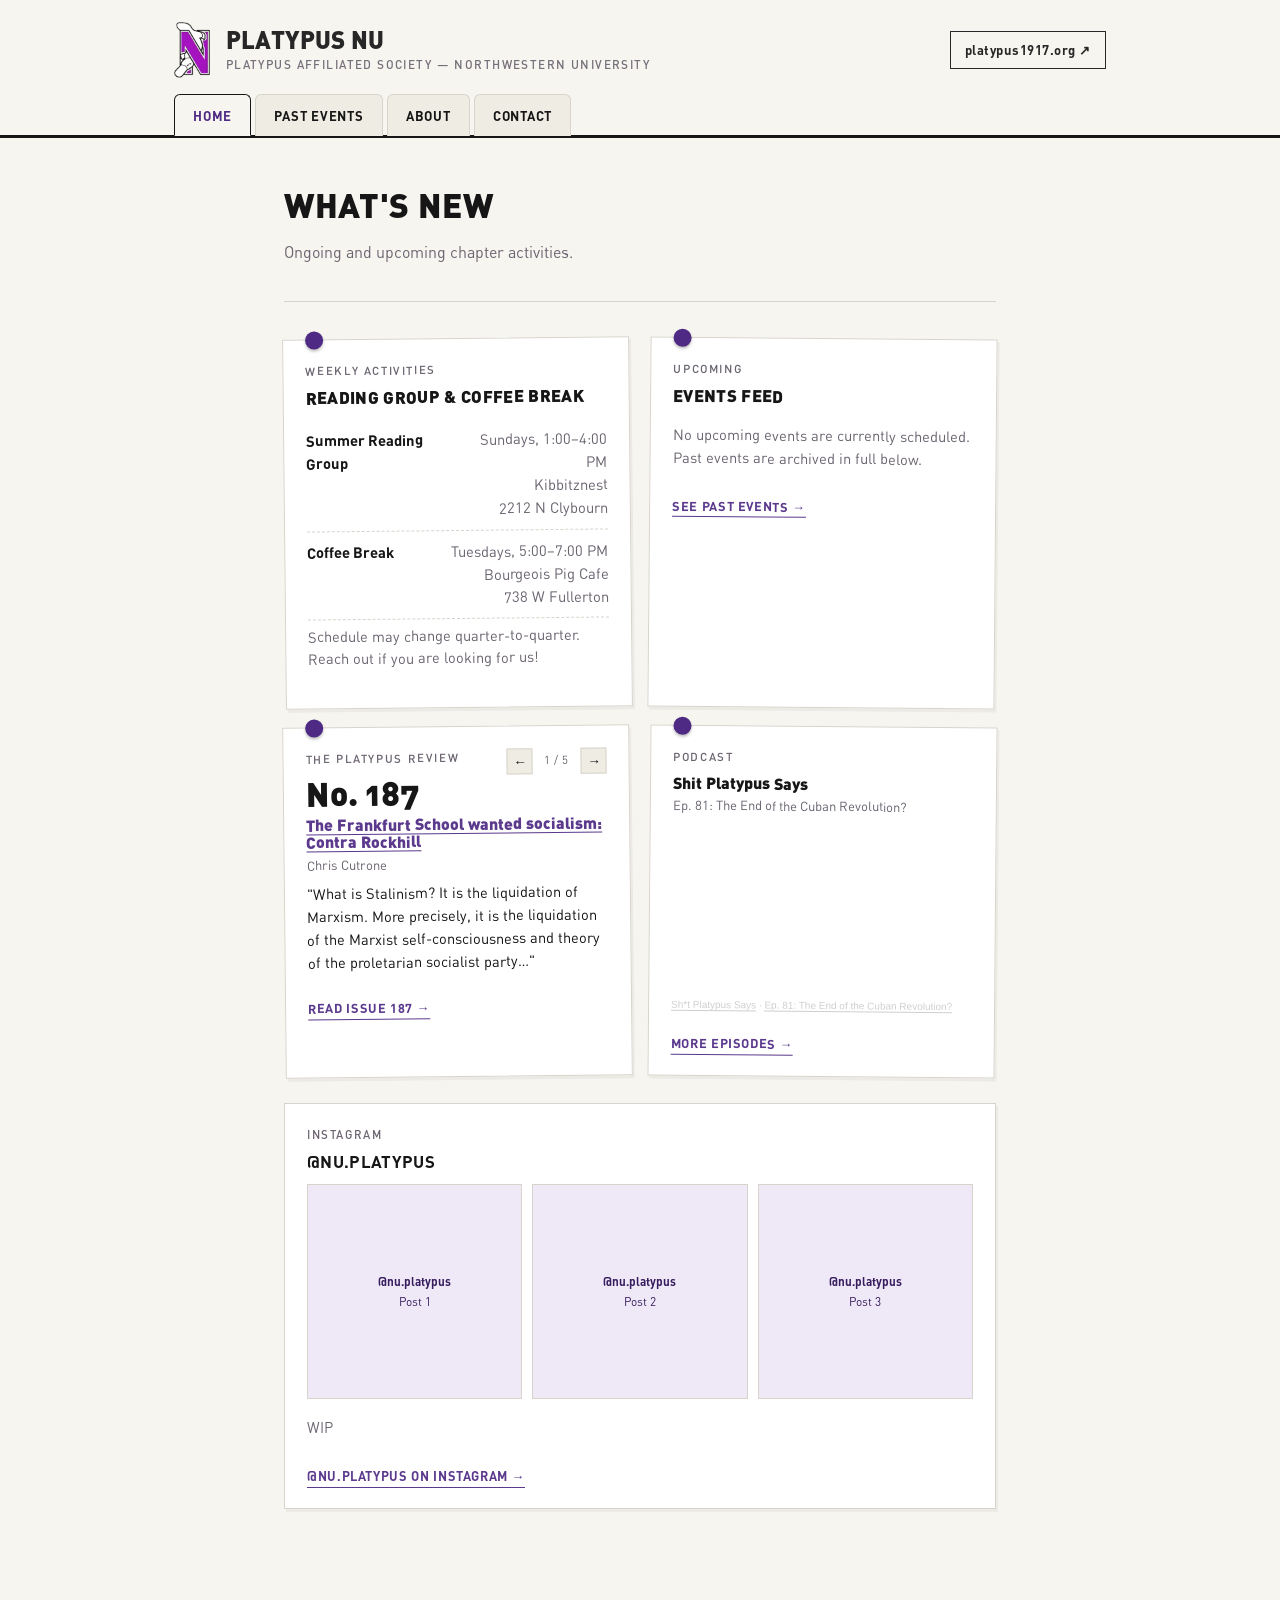
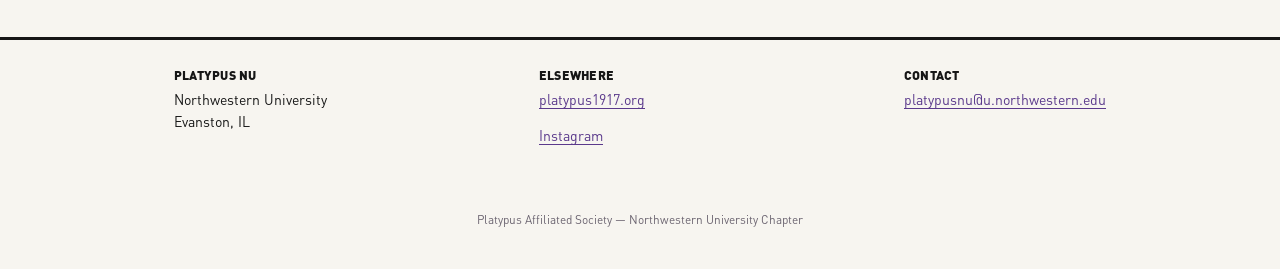
<file: index.html>
<!DOCTYPE html>
<html lang="en">
<head>
<meta charset="UTF-8">
<meta name="viewport" content="width=device-width, initial-scale=1">
<title>Platypus Affiliated Society — Northwestern University</title>
<meta name="description" content="The Northwestern University chapter of the Platypus Affiliated Society. Reading groups, public fora, and the history of the Left.">
<link rel="icon" href="assets/img/favicon.ico">
<link rel="stylesheet" href="assets/style.css">
</head>
<body>
<a class="skip-link" href="#main">Skip to content</a>

<header class="masthead">
  <div class="masthead-top">
    <a class="brand quiet" href="index.html">
      <img src="assets/img/PlatypusNU-Logo-Transparent-High-Res.png" alt="Platypus Affiliated Society Northwestern logo">
      <span class="brand-text">
        <span class="title">PLATYPUS NU</span>
        <span class="subtitle">Platypus Affiliated Society — Northwestern University</span>
      </span>
    </a>
    <a class="main-link" href="https://platypus1917.org" target="_blank" rel="noopener">platypus1917.org &nearr;</a>
  </div>
  <nav class="tabs" aria-label="Site sections">
    <a class="current" href="index.html">Home</a>
    <a href="events.html">Past Events</a>
    <a href="about.html">About</a>
    <a href="contact.html">Contact</a>
  </nav>
</header>

<main id="main">

  <div class="page-head">
    <h1>What's New</h1>
    <p class="dek">Ongoing and upcoming chapter activities.</p>
  </div>

  <div class="board">

    <div class="card tilt-l">
      <span class="pin" aria-hidden="true"></span>
      <p class="eyebrow">Weekly Activities</p>
      <h2>Reading Group &amp; Coffee Break</h2>
      <div class="sched-row">
        <span class="what">Summer Reading Group</span>
        <span class="when">Sundays, 1:00–4:00 PM<br>Kibbitznest<br>2212 N Clybourn</span>
      </div>
      <div class="sched-row">
        <span class="what">Coffee Break</span>
        <span class="when">Tuesdays, 5:00–7:00 PM<br>Bourgeois Pig Cafe<br>738 W Fullerton</span>
      </div>
      <p class="empty-note">Schedule may change quarter-to-quarter. Reach out if you are looking for us!</p>
    </div>

    <div class="card tilt-r">
      <span class="pin" aria-hidden="true"></span>
      <p class="eyebrow">Upcoming</p>
      <h2>Events Feed</h2>
      <p class="empty-note">No upcoming events are currently scheduled. Past events are archived in full below.</p>
      <a class="read-more" href="events.html">See past events &rarr;</a>
    </div>

    <div class="card pub-card tilt-l" id="review-card">
      <span class="pin" aria-hidden="true"></span>
      <div class="pub-card-head">
        <p class="eyebrow">The Platypus Review</p>
        <div class="pub-nav">
          <button type="button" id="review-prev" aria-label="Previous article">&larr;</button>
          <span id="review-counter" class="pub-counter">1 / 5</span>
          <button type="button" id="review-next" aria-label="Next article">&rarr;</button>
        </div>
      </div>
      <div class="pub-issue-num">No. 187</div>
      <div id="review-slide">
        <!-- filled by JS -->
      </div>
      <a class="read-more" href="https://platypus1917.org/platypus-review/" target="_blank" rel="noopener">Read Issue 187 &rarr;</a>
    </div>

    <div class="card pub-card tilt-r">
      <span class="pin" aria-hidden="true"></span>
      <p class="eyebrow">Podcast</p>
      <h3>Shit Platypus Says</h3>
      <p class="byline">Ep. 81: The End of the Cuban Revolution?</p>
      <div class="sc-embed">
        <iframe width="100%" height="166" scrolling="no" frameborder="no" allow="autoplay; encrypted-media" src="https://w.soundcloud.com/player/?url=https%3A//api.soundcloud.com/tracks/soundcloud%253Atracks%253A2339583902&color=%23ff5500&auto_play=false&hide_related=false&show_comments=true&show_user=true&show_reposts=false&show_teaser=true"></iframe>
        <div style="font-size: 10px; color: #cccccc;line-break: anywhere;word-break: normal;overflow: hidden;white-space: nowrap;text-overflow: ellipsis; font-family: Interstate,Lucida Grande,Lucida Sans Unicode,Lucida Sans,Garuda,Verdana,Tahoma,sans-serif;font-weight: 100;"><a href="https://soundcloud.com/platypus-affiliated-society" title="Sh*t Platypus Says" target="_blank" style="color: #cccccc; text-decoration: none;">Sh*t Platypus Says</a> · <a href="https://soundcloud.com/platypus-affiliated-society/ep-81" title="Ep. 81: The End of the Cuban Revolution?" target="_blank" style="color: #cccccc; text-decoration: none;">Ep. 81: The End of the Cuban Revolution?</a></div>
      </div>
      <a class="read-more" href="https://platypus1917.org/shit-platypus-says/" target="_blank" rel="noopener">More episodes &rarr;</a>
    </div>

    <div class="card span-2 ig-strip">
      <p class="eyebrow">Instagram</p>
      <h2><span class="ig-handle">@nu.platypus</span></h2>
      <div class="ig-grid">
        <div class="ig-tile"><span><span class="tag">@nu.platypus</span>Post 1</span></div>
        <div class="ig-tile"><span><span class="tag">@nu.platypus</span>Post 2</span></div>
        <div class="ig-tile"><span><span class="tag">@nu.platypus</span>Post 3</span></div>
      </div>
      <p class="empty-note" style="margin-top:12px;">WIP</p>
      <a class="read-more" href="https://instagram.com/nu.platypus" target="_blank" rel="noopener">@nu.platypus on Instagram &rarr;</a>
    </div>

  </div>

</main>

<footer>
  <div class="footer-inner">
    <div class="col">
      <h4>Platypus NU</h4>
      <p>Northwestern University<br>Evanston, IL</p>
    </div>
    <div class="col">
      <h4>Elsewhere</h4>
      <p><a href="https://platypus1917.org" target="_blank" rel="noopener">platypus1917.org</a></p>
      <p><a href="https://instagram.com/nu.platypus" target="_blank" rel="noopener">Instagram</a></p>
    </div>
    <div class="col">
      <h4>Contact</h4>
      <p><a href="mailto:platypusnu@u.northwestern.edu">platypusnu@u.northwestern.edu</a></p>
    </div>
  </div>
  <p class="footer-bottom">Platypus Affiliated Society — Northwestern University Chapter</p>
</footer>

<script>
(function () {
  var articles = [
    {
      title: "The Frankfurt School wanted socialism: Contra Rockhill",
      byline: "Chris Cutrone",
      excerpt: "&quot;What is Stalinism? It is the liquidation of Marxism. More precisely, it is the liquidation of the Marxist self-consciousness and theory of the proletarian socialist party…&quot;",
      url: "https://platypus1917.org/2026/06/01/the-frankfurt-school-wanted-socialism/"
    },
    {
      title: "On David Harvey's The Condition of Postmodernity",
      byline: "Andreas Wintersperger, Kathrin D",
      excerpt: "&quot;What is the task of the Left in history? What is the task of capital in history? What is history?&quot;",
      url: "https://platypus1917.org/2026/06/01/on-the-condition-of-postmodernity/"
    },
    {
      title: "The revolution next time: Wiser and on firmer ground",
      byline: "David McMullen",
      excerpt: "&quot;When a radical Left worth its salt eventually sees the light of day, one of its tasks will be to put up a strong case against the prevailing belief that communism has gone to a well-deserved grave.&quot;",
      url: "https://platypus1917.org/2026/06/01/the-revolution-next-time/"
    },
    {
      title: "\u201CA state of crisis and a century of revolutions\u201D: The legacy of the French Revolution",
      byline: "Dominique Pagani",
      excerpt: "&quot;Nearly two and a half centuries after the storming of the Bastille, does our historical present still have something to learn from the French Revolution?&quot;",
      url: "https://platypus1917.org/2026/06/01/a-state-of-crisis-and-a-century-of-revolutions/"
    },
    {
      title: "The transgender issue",
      byline: "George Fish",
      excerpt: "&quot;The transgender issue has become a political football kicked around by both sides of the “woke” political spectrum…&quot;",
      url: "https://platypus1917.org/2026/06/01/the-transgender-issue/"
    }
  ];

  var idx = 0;
  var slide = document.getElementById('review-slide');
  var counter = document.getElementById('review-counter');
  var prevBtn = document.getElementById('review-prev');
  var nextBtn = document.getElementById('review-next');

  function render() {
    var a = articles[idx];
    slide.innerHTML =
      '<h3><a href="' + a.url + '" target="_blank" rel="noopener">' + a.title + '</a></h3>' +
      '<p class="byline">' + a.byline + '</p>' +
      '<p class="excerpt">' + a.excerpt + '</p>';
    counter.textContent = (idx + 1) + ' / ' + articles.length;
  }

  prevBtn.addEventListener('click', function () {
    idx = (idx - 1 + articles.length) % articles.length;
    render();
  });

  nextBtn.addEventListener('click', function () {
    idx = (idx + 1) % articles.length;
    render();
  });

  render();
})();
</script>
  
</body>
</html>
</file>
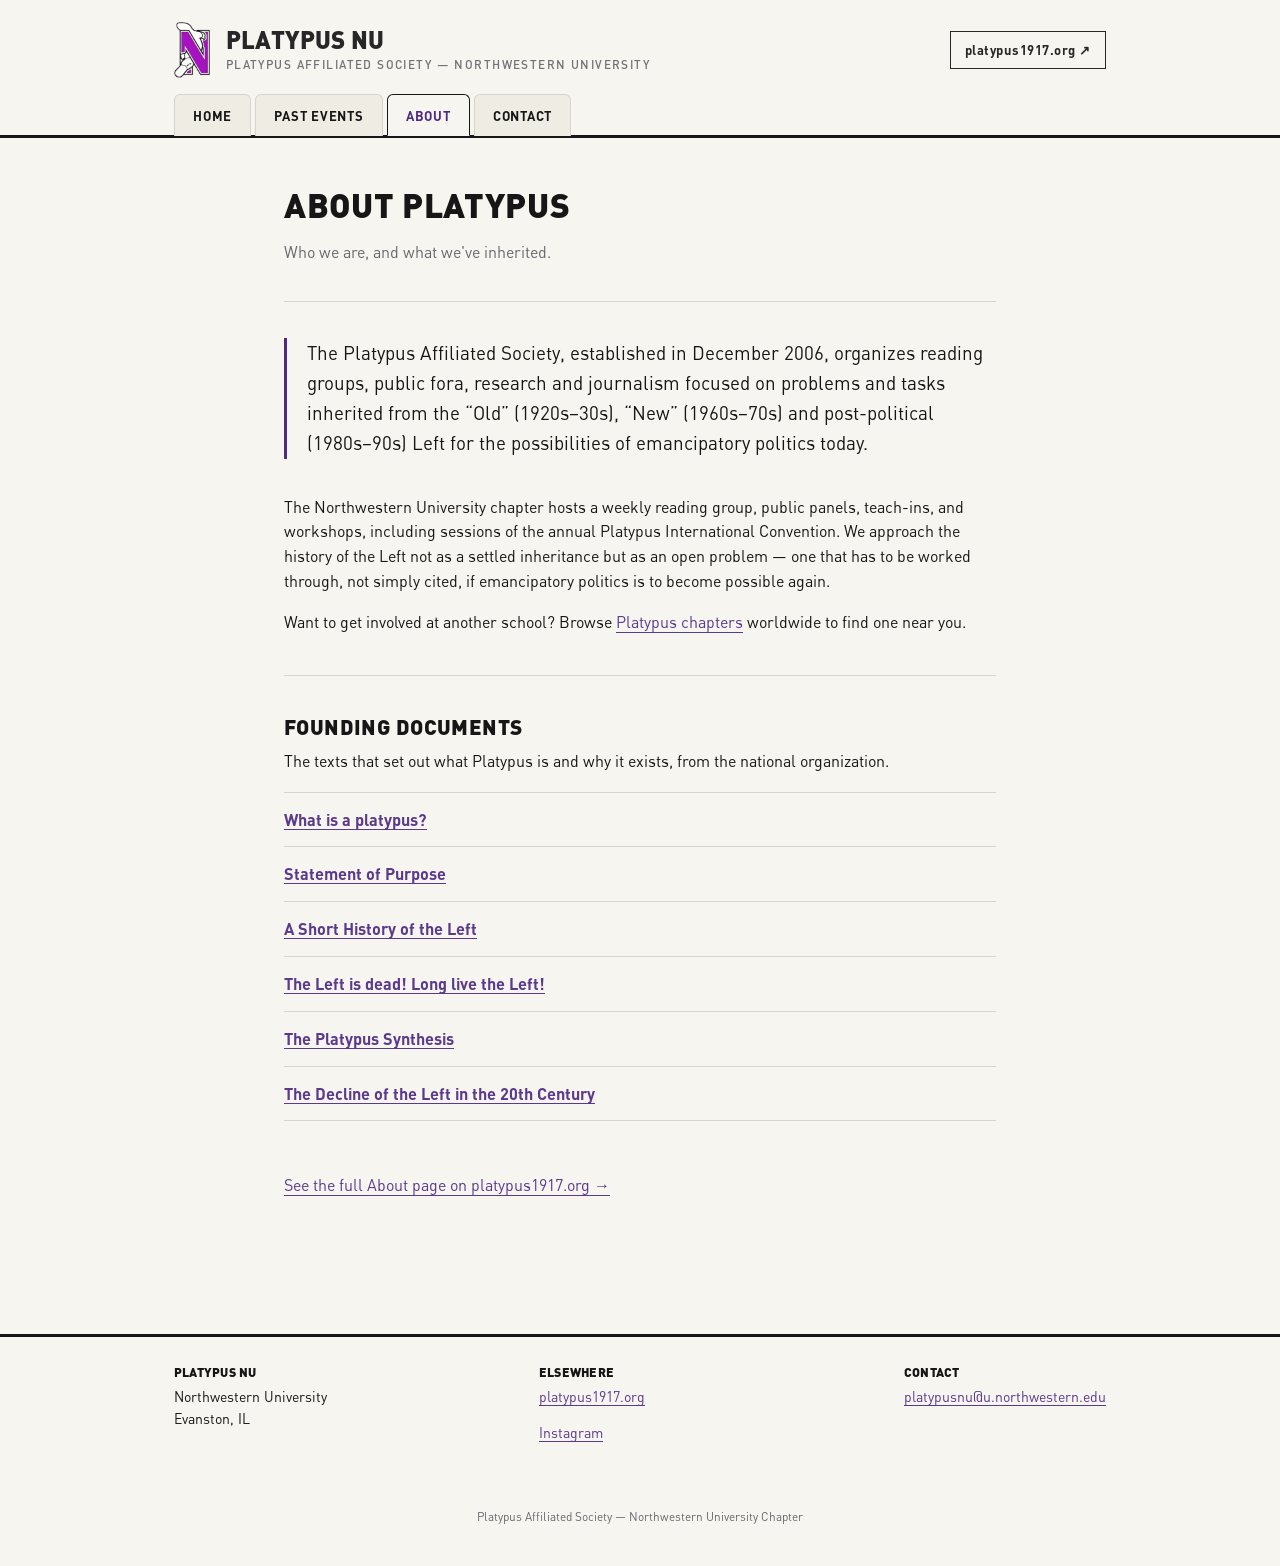
<file: about.html>
<!DOCTYPE html>
<html lang="en">
<head>
<meta charset="UTF-8">
<meta name="viewport" content="width=device-width, initial-scale=1">
<title>About — Platypus NU</title>
<meta name="description" content="About the Platypus Affiliated Society and the Northwestern University chapter.">
<link rel="icon" href="assets/img/favico.ico">
<link rel="stylesheet" href="assets/style.css">
</head>
<body>
<a class="skip-link" href="#main">Skip to content</a>

<header class="masthead">
  <div class="masthead-top">
    <a class="brand quiet" href="index.html">
      <img src="assets/img/PlatypusNU-Logo-Transparent-High-Res.png" alt="Platypus Affiliated Society Northwestern logo">
      <span class="brand-text">
        <span class="title">PLATYPUS NU</span>
        <span class="subtitle">Platypus Affiliated Society — Northwestern University</span>
      </span>
    </a>
    <a class="main-link" href="https://platypus1917.org" target="_blank" rel="noopener">platypus1917.org &nearr;</a>
  </div>
  <nav class="tabs" aria-label="Site sections">
    <a href="index.html">Home</a>
    <a href="events.html">Past Events</a>
    <a class="current" href="about.html">About</a>
    <a href="contact.html">Contact</a>
  </nav>
</header>

<main id="main">

  <div class="page-head">
    <h1>About Platypus</h1>
    <p class="dek">Who we are, and what we've inherited.</p>
  </div>

  <p class="blurb">The Platypus Affiliated Society, established in December 2006, organizes reading groups, public fora, research and journalism focused on problems and tasks inherited from the &ldquo;Old&rdquo; (1920s&ndash;30s), &ldquo;New&rdquo; (1960s&ndash;70s) and post-political (1980s&ndash;90s) Left for the possibilities of emancipatory politics today.</p>

  <p>The Northwestern University chapter hosts a weekly reading group, public panels, teach-ins, and workshops, including sessions of the annual Platypus International Convention. We approach the history of the Left not as a settled inheritance but as an open problem &mdash; one that has to be worked through, not simply cited, if emancipatory politics is to become possible again.</p>

  <p>Want to get involved at another school? Browse <a href="https://platypus1917.org/chapters/" target="_blank" rel="noopener">Platypus chapters</a> worldwide to find one near you.</p>

  <hr class="rule">

  <h2 style="font-size:1.3rem;">Founding Documents</h2>
  <p class="dek" style="margin-bottom:18px;">The texts that set out what Platypus is and why it exists, from the national organization.</p>

  <ul class="doc-list">
    <li><a href="https://platypus1917.org/about/what-is-a-platypus/" target="_blank" rel="noopener">What is a platypus?</a></li>
    <li><a href="https://platypus1917.org/about/statement-of-purpose/" target="_blank" rel="noopener">Statement of Purpose</a></li>
    <li><a href="https://platypus1917.org/about/a-short-history-of-the-left/" target="_blank" rel="noopener">A Short History of the Left</a></li>
    <li><a href="https://platypus1917.org/about/the-left-is-dead-long-live-the-left/" target="_blank" rel="noopener">The Left is dead! Long live the Left!</a></li>
    <li><a href="https://platypus1917.org/the-platypus-synthesis/" target="_blank" rel="noopener">The Platypus Synthesis</a></li>
    <li><a href="https://platypus1917.org/the-decline-of-the-left-in-the-20th-century/" target="_blank" rel="noopener">The Decline of the Left in the 20th Century</a></li>
  </ul>

  <p class="section-gap"><a href="https://platypus1917.org/about/" target="_blank" rel="noopener">See the full About page on platypus1917.org &rarr;</a></p>

</main>

<footer>
  <div class="footer-inner">
    <div class="col">
      <h4>Platypus NU</h4>
      <p>Northwestern University<br>Evanston, IL</p>
    </div>
    <div class="col">
      <h4>Elsewhere</h4>
      <p><a href="https://platypus1917.org" target="_blank" rel="noopener">platypus1917.org</a></p>
      <p><a href="https://instagram.com/nu.platypus" target="_blank" rel="noopener">Instagram</a></p>
    </div>
    <div class="col">
      <h4>Contact</h4>
      <p><a href="mailto:platypusnu@u.northwestern.edu">platypusnu@u.northwestern.edu</a></p>
    </div>
  </div>
  <p class="footer-bottom">Platypus Affiliated Society — Northwestern University Chapter</p>
</footer>

</body>
</html>
</file>
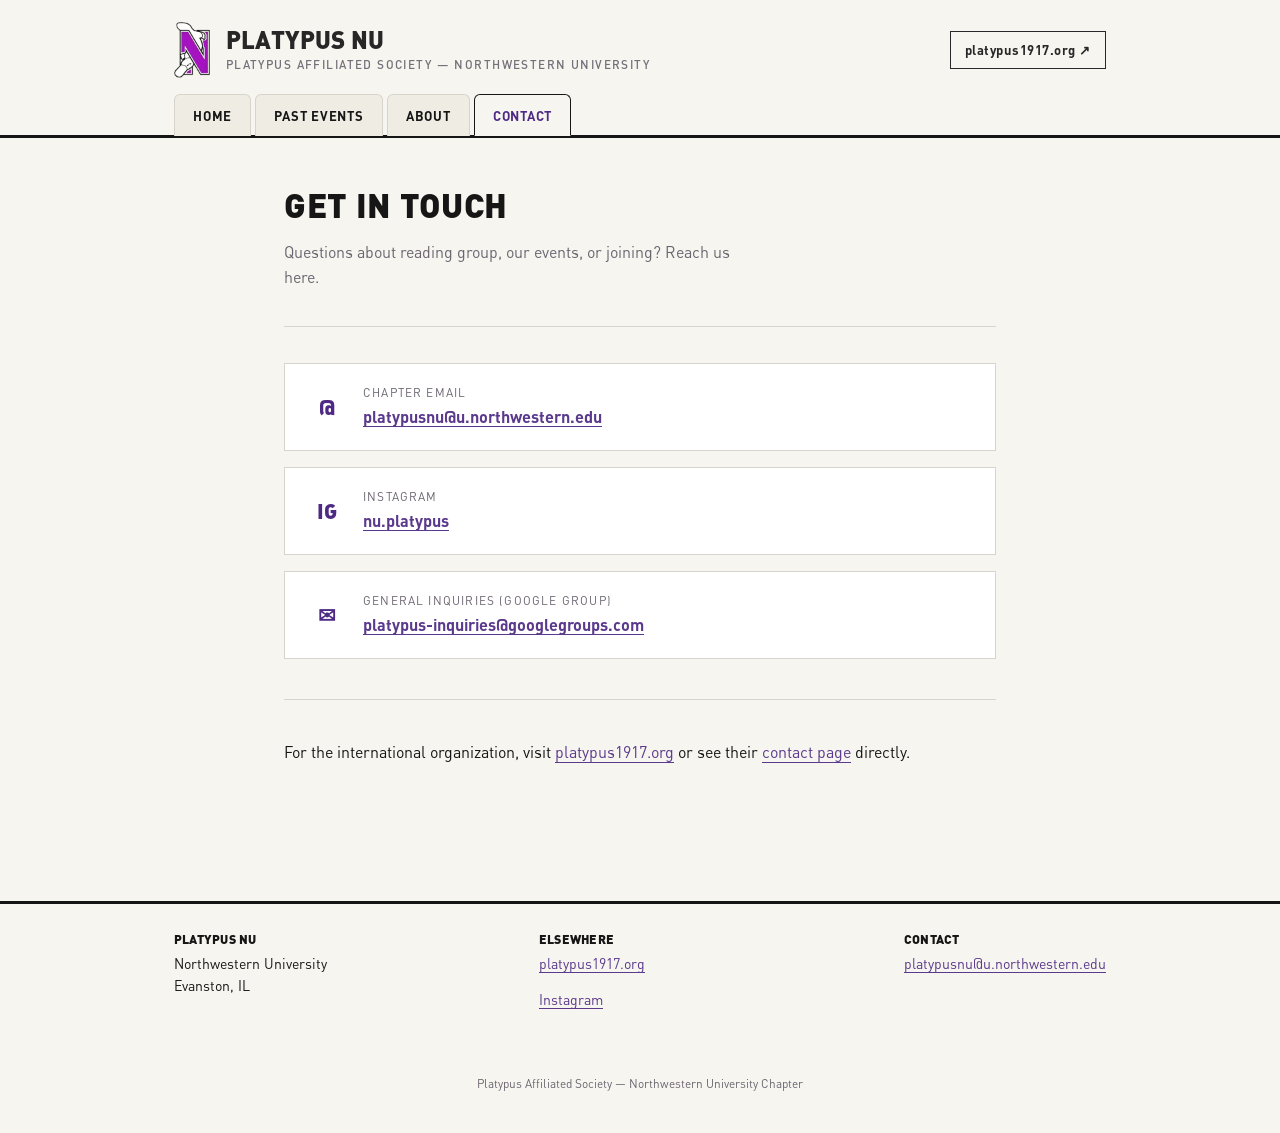
<file: contact.html>
<!DOCTYPE html>
<html lang="en">
<head>
<meta charset="UTF-8">
<meta name="viewport" content="width=device-width, initial-scale=1">
<title>Contact — Platypus NU</title>
<meta name="description" content="Contact the Northwestern University chapter of the Platypus Affiliated Society.">
<link rel="icon" href="assets/img/favico.ico">
<link rel="stylesheet" href="assets/style.css">
</head>
<body>
<a class="skip-link" href="#main">Skip to content</a>

<header class="masthead">
  <div class="masthead-top">
    <a class="brand quiet" href="index.html">
      <img src="assets/img/PlatypusNU-Logo-Transparent-High-Res.png" alt="Platypus Affiliated Society Northwestern logo">
      <span class="brand-text">
        <span class="title">PLATYPUS NU</span>
        <span class="subtitle">Platypus Affiliated Society — Northwestern University</span>
      </span>
    </a>
    <a class="main-link" href="https://platypus1917.org" target="_blank" rel="noopener">platypus1917.org &nearr;</a>
  </div>
  <nav class="tabs" aria-label="Site sections">
    <a href="index.html">Home</a>
    <a href="events.html">Past Events</a>
    <a href="about.html">About</a>
    <a class="current" href="contact.html">Contact</a>
  </nav>
</header>

<main id="main">

  <div class="page-head">
    <h1>Get In Touch</h1>
    <p class="dek">Questions about reading group, our events, or joining? Reach us here.</p>
  </div>

  <div class="contact-grid">

    <div class="contact-card">
      <span class="glyph" aria-hidden="true">@</span>
      <div>
        <div class="label">Chapter Email</div>
        <a href="mailto:platypusnu@u.northwestern.edu">platypusnu@u.northwestern.edu</a>
      </div>
    </div>

    <div class="contact-card">
      <span class="glyph" aria-hidden="true">IG</span>
      <div>
        <div class="label">Instagram</div>
        <a href="https://instagram.com/nu.platypus" target="_blank" rel="noopener">nu.platypus</a>
      </div>
    </div>

    <div class="contact-card">
      <span class="glyph" aria-hidden="true">&#9993;</span>
      <div>
        <div class="label">General Inquiries (Google Group)</div>
        <a href="mailto:platypus-inquiries@googlegroups.com">platypus-inquiries@googlegroups.com</a>
      </div>
    </div>

  </div>

  <hr class="rule">

  <p>For the international organization, visit <a href="https://platypus1917.org" target="_blank" rel="noopener">platypus1917.org</a> or see their <a href="https://platypus1917.org/contact-us/" target="_blank" rel="noopener">contact page</a> directly.</p>

</main>

<footer>
  <div class="footer-inner">
    <div class="col">
      <h4>Platypus NU</h4>
      <p>Northwestern University<br>Evanston, IL</p>
    </div>
    <div class="col">
      <h4>Elsewhere</h4>
      <p><a href="https://platypus1917.org" target="_blank" rel="noopener">platypus1917.org</a></p>
      <p><a href="https://instagram.com/nu.platypus" target="_blank" rel="noopener">Instagram</a></p>
    </div>
    <div class="col">
      <h4>Contact</h4>
      <p><a href="mailto:platypusnu@u.northwestern.edu">platypusnu@u.northwestern.edu</a></p>
    </div>
  </div>
  <p class="footer-bottom">Platypus Affiliated Society — Northwestern University Chapter</p>
</footer>

</body>
</html>
</file>
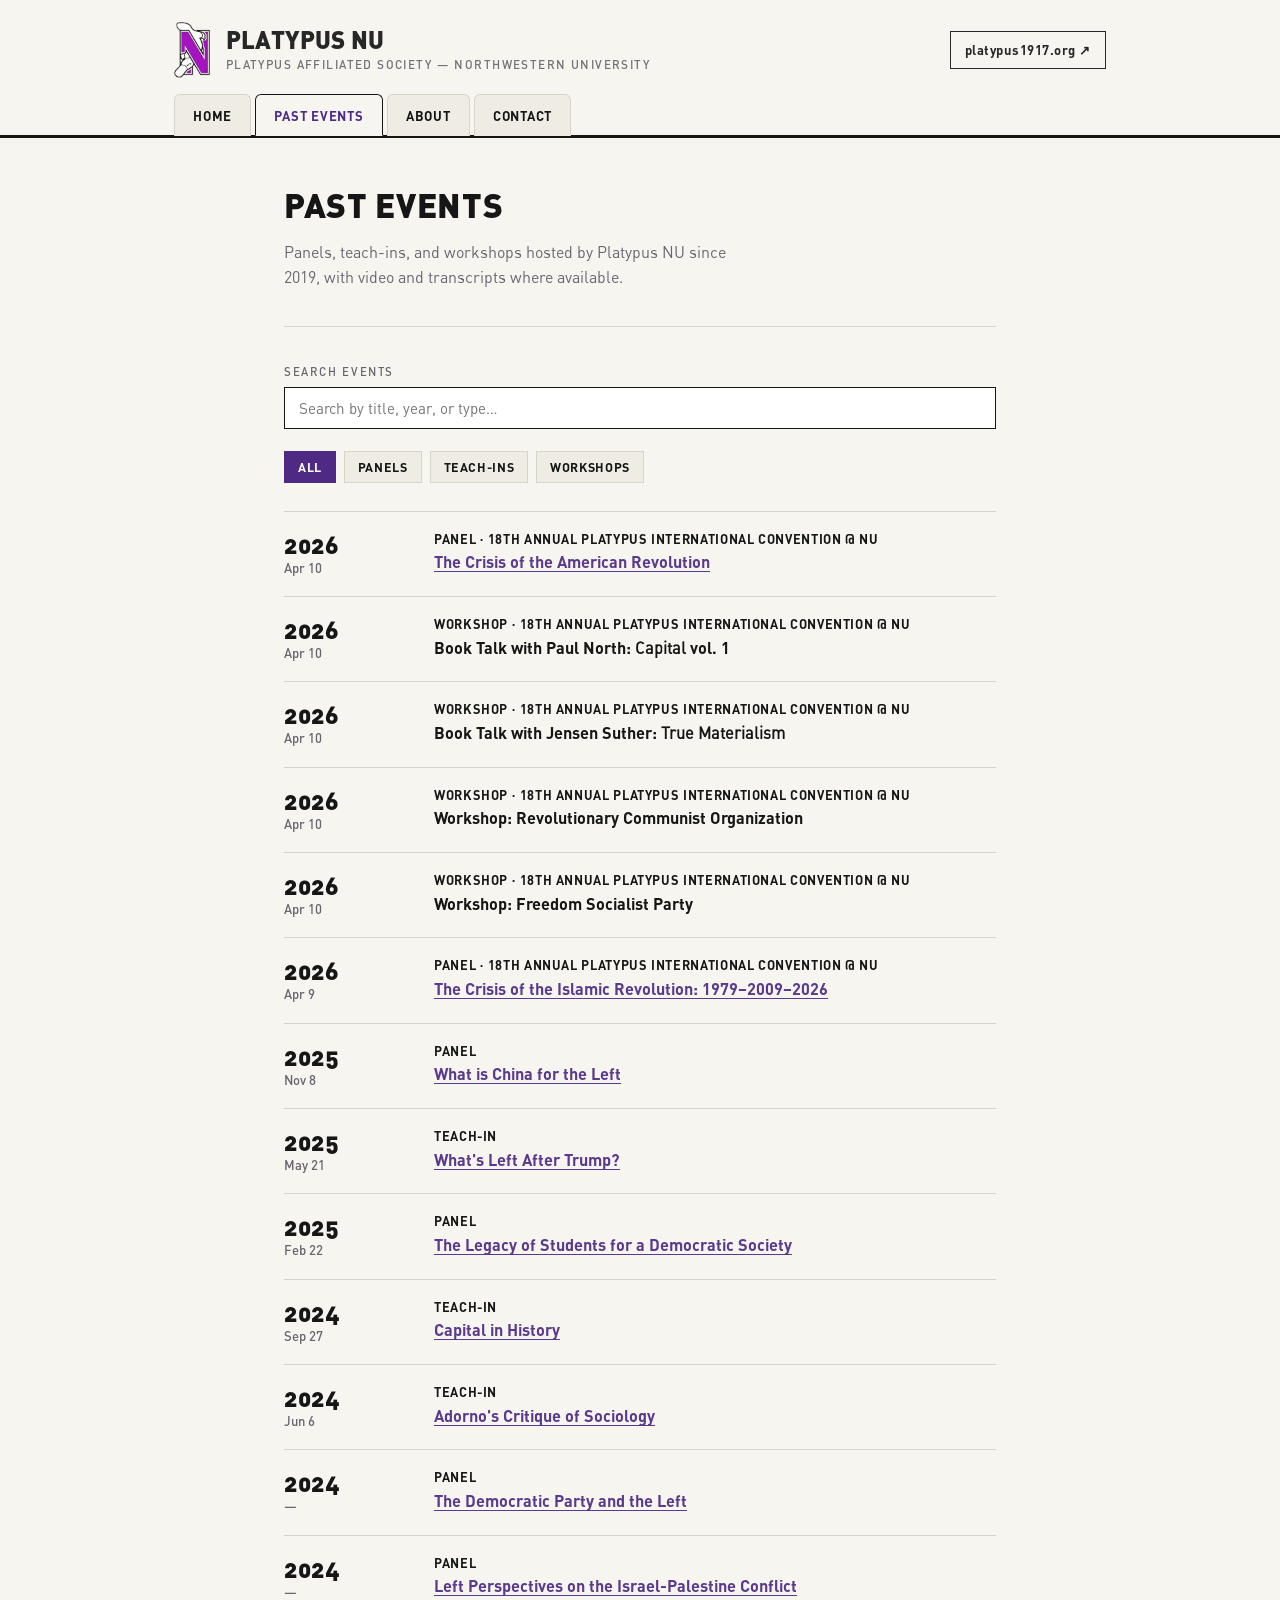
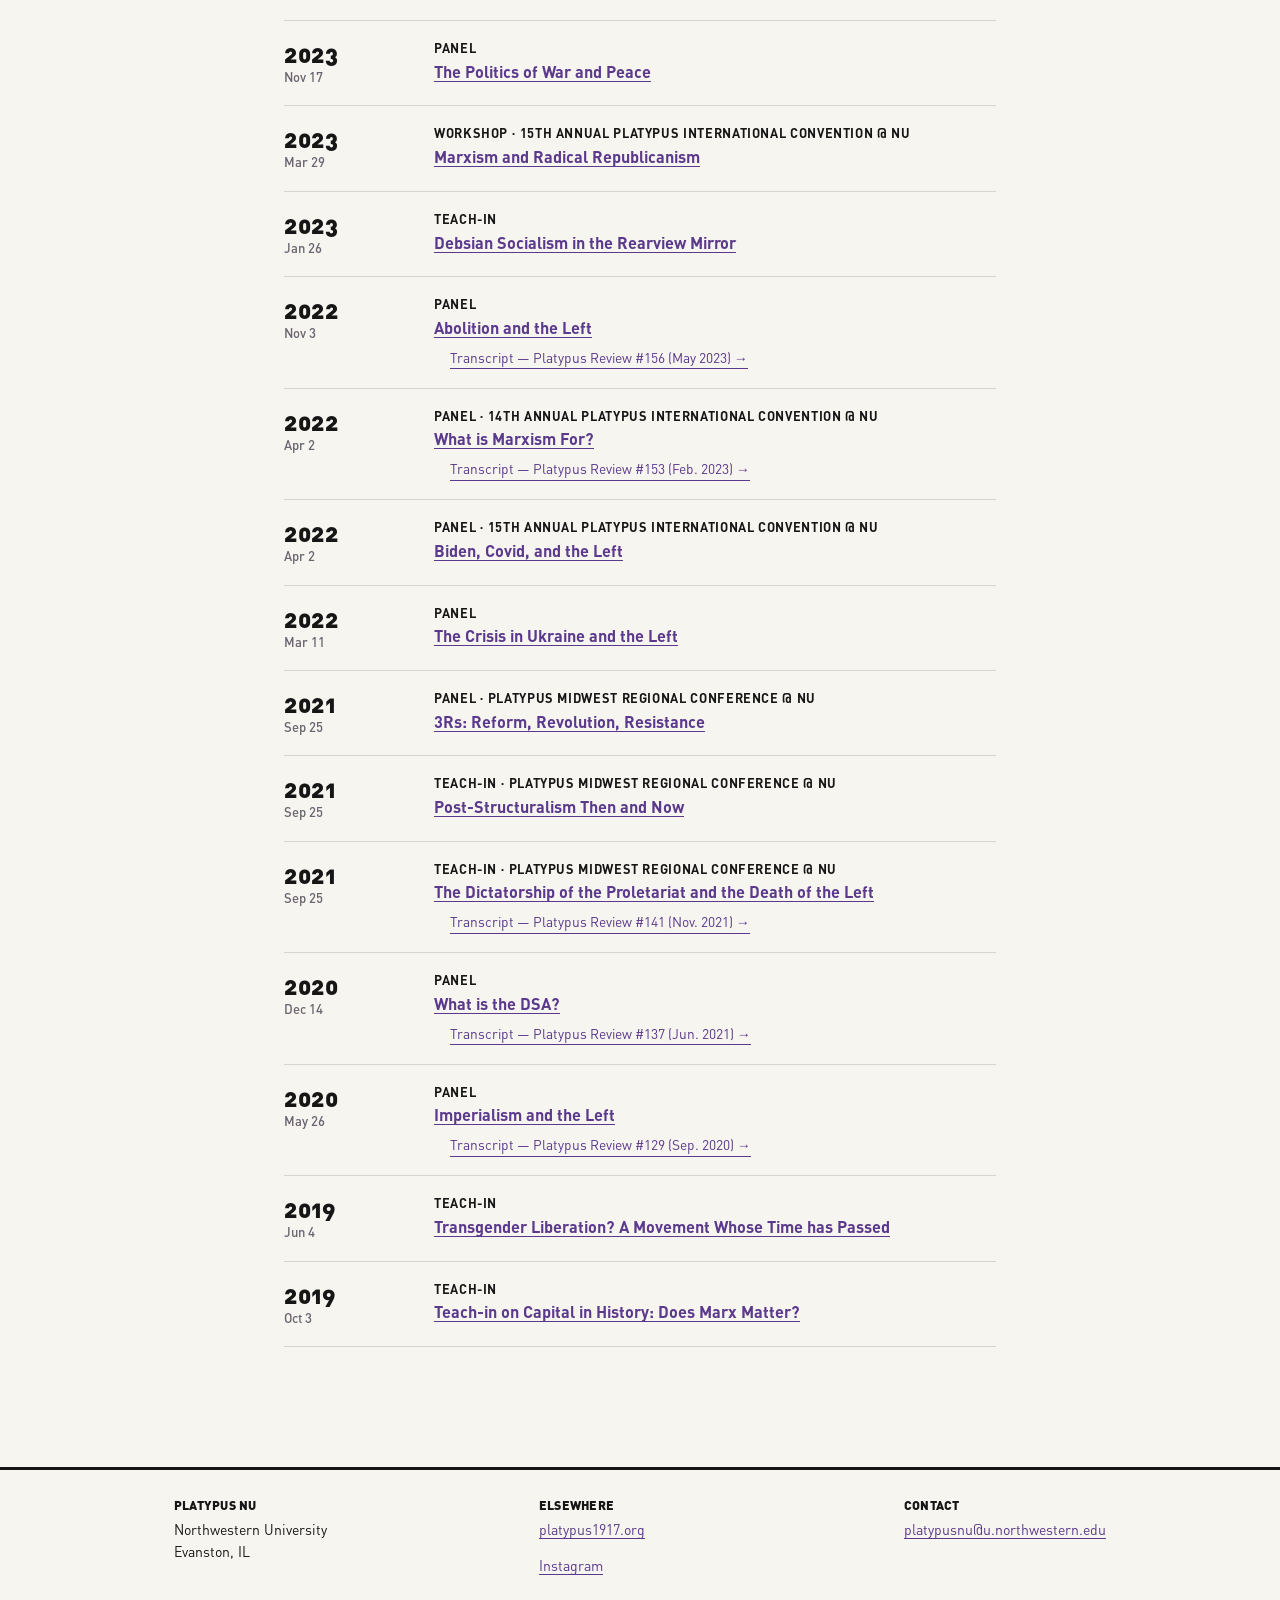
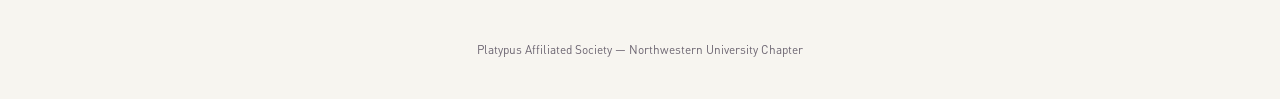
<file: events.html>
<!DOCTYPE html>
<html lang="en">
<head>
<meta charset="UTF-8">
<meta name="viewport" content="width=device-width, initial-scale=1">
<title>Past Events — Platypus NU</title>
<meta name="description" content="Archive of past panels, teach-ins, and workshops hosted by the Northwestern University chapter of the Platypus Affiliated Society.">
<link rel="icon" href="assets/img/favico.ico">
<link rel="stylesheet" href="assets/style.css">
</head>
<body>
<a class="skip-link" href="#main">Skip to content</a>

<header class="masthead">
  <div class="masthead-top">
    <a class="brand quiet" href="index.html">
      <img src="assets/img/PlatypusNU-Logo-Transparent-High-Res.png" alt="Platypus Affiliated Society Northwestern logo">
      <span class="brand-text">
        <span class="title">PLATYPUS NU</span>
        <span class="subtitle">Platypus Affiliated Society — Northwestern University</span>
      </span>
    </a>
    <a class="main-link" href="https://platypus1917.org" target="_blank" rel="noopener">platypus1917.org &nearr;</a>
  </div>
  <nav class="tabs" aria-label="Site sections">
    <a href="index.html">Home</a>
    <a class="current" href="events.html">Past Events</a>
    <a href="about.html">About</a>
    <a href="contact.html">Contact</a>
  </nav>
</header>

<main id="main">

  <div class="page-head">
    <h1>Past Events</h1>
    <p class="dek">Panels, teach-ins, and workshops hosted by Platypus NU since 2019, with video and transcripts where available.</p>
  </div>

  <div class="search-box">
    <label for="search" class="eyebrow" style="display:block; margin-bottom:6px;">Search events</label>
    <input type="text" id="search" placeholder="Search by title, year, or type…" autocomplete="off">
  </div>

  <div class="filter-bar" role="group" aria-label="Filter by event type">
    <button type="button" class="active" data-filter="all">All</button>
    <button type="button" data-filter="panel">Panels</button>
    <button type="button" data-filter="teach-in">Teach-ins</button>
    <button type="button" data-filter="workshop">Workshops</button>
  </div>

  <div class="events-feed" id="feed">

    <article class="event-row" data-type="panel workshop" data-year="2026">
      <div class="date-col"><span class="year">2026</span>Apr 10</div>
      <div>
        <p class="tagline">Panel · 18th Annual Platypus International Convention @ NU</p>
        <h3><a href="https://www.youtube.com/watch?v=PkY9dSshk80" target="_blank" rel="noopener">The Crisis of the American Revolution</a></h3>
      </div>
    </article>

    <article class="event-row" data-type="workshop" data-year="2026">
      <div class="date-col"><span class="year">2026</span>Apr 10</div>
      <div>
        <p class="tagline">Workshop · 18th Annual Platypus International Convention @ NU</p>
        <h3>Book Talk with Paul North: <em>Capital</em> vol. 1</h3>
      </div>
    </article>

    <article class="event-row" data-type="workshop" data-year="2026">
      <div class="date-col"><span class="year">2026</span>Apr 10</div>
      <div>
        <p class="tagline">Workshop · 18th Annual Platypus International Convention @ NU</p>
        <h3>Book Talk with Jensen Suther: <em>True Materialism</em></h3>
      </div>
    </article>

    <article class="event-row" data-type="workshop" data-year="2026">
      <div class="date-col"><span class="year">2026</span>Apr 10</div>
      <div>
        <p class="tagline">Workshop · 18th Annual Platypus International Convention @ NU</p>
        <h3>Workshop: Revolutionary Communist Organization</h3>
      </div>
    </article>

    <article class="event-row" data-type="workshop" data-year="2026">
      <div class="date-col"><span class="year">2026</span>Apr 10</div>
      <div>
        <p class="tagline">Workshop · 18th Annual Platypus International Convention @ NU</p>
        <h3>Workshop: Freedom Socialist Party</h3>
      </div>
    </article>

    <article class="event-row" data-type="panel" data-year="2026">
      <div class="date-col"><span class="year">2026</span>Apr 9</div>
      <div>
        <p class="tagline">Panel · 18th Annual Platypus International Convention @ NU</p>
        <h3><a href="https://www.youtube.com/watch?v=eENdboxmnhY" target="_blank" rel="noopener">The Crisis of the Islamic Revolution: 1979–2009–2026</a></h3>
      </div>
    </article>

    <article class="event-row" data-type="panel" data-year="2025">
      <div class="date-col"><span class="year">2025</span>Nov 8</div>
      <div>
        <p class="tagline">Panel</p>
        <h3><a href="https://www.youtube.com/watch?v=Oo9uwJzesR0" target="_blank" rel="noopener">What is China for the Left</a></h3>
      </div>
    </article>

    <article class="event-row" data-type="teach-in" data-year="2025">
      <div class="date-col"><span class="year">2025</span>May 21</div>
      <div>
        <p class="tagline">Teach-in</p>
        <h3><a href="https://www.youtube.com/watch?v=2hD4mk_dylc" target="_blank" rel="noopener">What's Left After Trump?</a></h3>
      </div>
    </article>

    <article class="event-row" data-type="panel" data-year="2025">
      <div class="date-col"><span class="year">2025</span>Feb 22</div>
      <div>
        <p class="tagline">Panel</p>
        <h3><a href="https://www.youtube.com/watch?v=fHMgNcclGUA" target="_blank" rel="noopener">The Legacy of Students for a Democratic Society</a></h3>
      </div>
    </article>

    <article class="event-row" data-type="teach-in" data-year="2024">
      <div class="date-col"><span class="year">2024</span>Sep 27</div>
      <div>
        <p class="tagline">Teach-in</p>
        <h3><a href="https://www.youtube.com/watch?v=V6gQDo4cYQ4" target="_blank" rel="noopener">Capital in History</a></h3>
      </div>
    </article>

    <article class="event-row" data-type="teach-in" data-year="2024">
      <div class="date-col"><span class="year">2024</span>Jun 6</div>
      <div>
        <p class="tagline">Teach-in</p>
        <h3><a href="https://www.youtube.com/watch?v=GBeDHQ7JiWk" target="_blank" rel="noopener">Adorno's Critique of Sociology</a></h3>
      </div>
    </article>

    <article class="event-row" data-type="panel" data-year="2024">
      <div class="date-col"><span class="year">2024</span>—</div>
      <div>
        <p class="tagline">Panel</p>
        <h3><a href="https://www.youtube.com/watch?v=7G936sHTZ04" target="_blank" rel="noopener">The Democratic Party and the Left</a></h3>
      </div>
    </article>

    <article class="event-row" data-type="panel" data-year="2024">
      <div class="date-col"><span class="year">2024</span>—</div>
      <div>
        <p class="tagline">Panel</p>
        <h3><a href="https://www.youtube.com/watch?v=LaTBLI-ACl0" target="_blank" rel="noopener">Left Perspectives on the Israel-Palestine Conflict</a></h3>
      </div>
    </article>

    <article class="event-row" data-type="panel" data-year="2023">
      <div class="date-col"><span class="year">2023</span>Nov 17</div>
      <div>
        <p class="tagline">Panel</p>
        <h3><a href="https://www.youtube.com/watch?v=ACIzgf-mEi8" target="_blank" rel="noopener">The Politics of War and Peace</a></h3>
      </div>
    </article>

    <article class="event-row" data-type="workshop" data-year="2023">
      <div class="date-col"><span class="year">2023</span>Mar 29</div>
      <div>
        <p class="tagline">Workshop · 15th Annual Platypus International Convention @ NU</p>
        <h3><a href="https://www.youtube.com/watch?v=Hx-9Flei6Hg" target="_blank" rel="noopener">Marxism and Radical Republicanism</a></h3>
      </div>
    </article>

    <article class="event-row" data-type="teach-in" data-year="2023">
      <div class="date-col"><span class="year">2023</span>Jan 26</div>
      <div>
        <p class="tagline">Teach-in</p>
        <h3><a href="https://www.youtube.com/watch?v=iQeyh7KVtog" target="_blank" rel="noopener">Debsian Socialism in the Rearview Mirror</a></h3>
      </div>
    </article>

    <article class="event-row" data-type="panel transcript" data-year="2022">
      <div class="date-col"><span class="year">2022</span>Nov 3</div>
      <div>
        <p class="tagline">Panel</p>
        <h3><a href="https://www.youtube.com/watch?v=kQc9JOtajUY" target="_blank" rel="noopener">Abolition and the Left</a></h3>
        <a class="extra-link" href="https://platypus1917.org/2023/05/01/abolition-and-the-left/" target="_blank" rel="noopener">Transcript — Platypus Review #156 (May 2023) &rarr;</a>
      </div>
    </article>

    <article class="event-row" data-type="panel workshop transcript" data-year="2022">
      <div class="date-col"><span class="year">2022</span>Apr 2</div>
      <div>
        <p class="tagline">Panel · 14th Annual Platypus International Convention @ NU</p>
        <h3><a href="https://www.youtube.com/watch?v=Rl5i4orxCAM" target="_blank" rel="noopener">What is Marxism For?</a></h3>
        <a class="extra-link" href="https://platypus1917.org/2023/02/01/what-is-marxism-for/" target="_blank" rel="noopener">Transcript — Platypus Review #153 (Feb. 2023) &rarr;</a>
      </div>
    </article>

    <article class="event-row" data-type="panel" data-year="2022">
      <div class="date-col"><span class="year">2022</span>Apr 2</div>
      <div>
        <p class="tagline">Panel · 15th Annual Platypus International Convention @ NU</p>
        <h3><a href="https://www.youtube.com/watch?v=Pf_oQoqitik" target="_blank" rel="noopener">Biden, Covid, and the Left</a></h3>
      </div>
    </article>

    <article class="event-row" data-type="panel" data-year="2022">
      <div class="date-col"><span class="year">2022</span>Mar 11</div>
      <div>
        <p class="tagline">Panel</p>
        <h3><a href="https://www.youtube.com/watch?v=-Ctmr1Oy1zc" target="_blank" rel="noopener">The Crisis in Ukraine and the Left</a></h3>
      </div>
    </article>

    <article class="event-row" data-type="panel" data-year="2021">
      <div class="date-col"><span class="year">2021</span>Sep 25</div>
      <div>
        <p class="tagline">Panel · Platypus Midwest Regional Conference @ NU</p>
        <h3><a href="https://www.youtube.com/watch?v=U2YXt1lB2t0" target="_blank" rel="noopener">3Rs: Reform, Revolution, Resistance</a></h3>
      </div>
    </article>

    <article class="event-row" data-type="teach-in" data-year="2021">
      <div class="date-col"><span class="year">2021</span>Sep 25</div>
      <div>
        <p class="tagline">Teach-in · Platypus Midwest Regional Conference @ NU</p>
        <h3><a href="https://www.youtube.com/watch?v=LrBRPczpynM" target="_blank" rel="noopener">Post-Structuralism Then and Now</a></h3>
      </div>
    </article>

    <article class="event-row" data-type="teach-in transcript" data-year="2021">
      <div class="date-col"><span class="year">2021</span>Sep 25</div>
      <div>
        <p class="tagline">Teach-in · Platypus Midwest Regional Conference @ NU</p>
        <h3><a href="https://www.youtube.com/watch?v=Cn8XCyyhgVE" target="_blank" rel="noopener">The Dictatorship of the Proletariat and the Death of the Left</a></h3>
        <a class="extra-link" href="https://platypus1917.org/2021/11/01/the-dictatorship-of-the-proletariat-and-the-death-of-the-left/" target="_blank" rel="noopener">Transcript — Platypus Review #141 (Nov. 2021) &rarr;</a>
      </div>
    </article>

    <article class="event-row" data-type="panel transcript" data-year="2020">
      <div class="date-col"><span class="year">2020</span>Dec 14</div>
      <div>
        <p class="tagline">Panel</p>
        <h3><a href="https://www.youtube.com/watch?v=_KPlk9GNWNk" target="_blank" rel="noopener">What is the DSA?</a></h3>
        <a class="extra-link" href="https://platypus1917.org/2021/06/02/what-is-the-democratic-socialists-of-america/" target="_blank" rel="noopener">Transcript — Platypus Review #137 (Jun. 2021) &rarr;</a>
      </div>
    </article>

    <article class="event-row" data-type="panel transcript" data-year="2020">
      <div class="date-col"><span class="year">2020</span>May 26</div>
      <div>
        <p class="tagline">Panel</p>
        <h3><a href="https://www.youtube.com/watch?v=9ADvbdaRvaE" target="_blank" rel="noopener">Imperialism and the Left</a></h3>
        <a class="extra-link" href="https://platypus1917.org/2020/09/01/imperialism-and-the-left-2/" target="_blank" rel="noopener">Transcript — Platypus Review #129 (Sep. 2020) &rarr;</a>
      </div>
    </article>

    <article class="event-row" data-type="teach-in" data-year="2019">
      <div class="date-col"><span class="year">2019</span>Jun 4</div>
      <div>
        <p class="tagline">Teach-in</p>
        <h3><a href="https://www.youtube.com/watch?v=iHJjQnRCvFE" target="_blank" rel="noopener">Transgender Liberation? A Movement Whose Time has Passed</a></h3>
      </div>
    </article>

    <article class="event-row" data-type="teach-in" data-year="2019">
      <div class="date-col"><span class="year">2019</span>Oct 3</div>
      <div>
        <p class="tagline">Teach-in</p>
        <h3><a href="https://platypus1917.org/2019/09/30/teach-in-on-capital-in-history-does-marx-matter-northwestern-10-3-19/" target="_blank" rel="noopener">Teach-in on Capital in History: Does Marx Matter?</a></h3>
      </div>
    </article>

  </div>

  <p class="empty-note" id="no-results" style="display:none; padding-top:20px;">No events match your search.</p>

</main>

<footer>
  <div class="footer-inner">
    <div class="col">
      <h4>Platypus NU</h4>
      <p>Northwestern University<br>Evanston, IL</p>
    </div>
    <div class="col">
      <h4>Elsewhere</h4>
      <p><a href="https://platypus1917.org" target="_blank" rel="noopener">platypus1917.org</a></p>
      <p><a href="https://instagram.com/nu.platypus" target="_blank" rel="noopener">Instagram</a></p>
    </div>
    <div class="col">
      <h4>Contact</h4>
      <p><a href="mailto:platypusnu@u.northwestern.edu">platypusnu@u.northwestern.edu</a></p>
    </div>
  </div>
  <p class="footer-bottom">Platypus Affiliated Society — Northwestern University Chapter</p>
</footer>

<script>
(function () {
  var rows = Array.prototype.slice.call(document.querySelectorAll('.event-row'));
  var buttons = Array.prototype.slice.call(document.querySelectorAll('.filter-bar button'));
  var search = document.getElementById('search');
  var noResults = document.getElementById('no-results');
  var activeFilter = 'all';

  function applyFilters() {
    var q = search.value.trim().toLowerCase();
    var visibleCount = 0;
    rows.forEach(function (row) {
      var types = row.getAttribute('data-type');
      var text = row.textContent.toLowerCase();
      var matchesFilter = activeFilter === 'all' || types.indexOf(activeFilter) !== -1;
      var matchesSearch = q === '' || text.indexOf(q) !== -1;
      var show = matchesFilter && matchesSearch;
      row.style.display = show ? '' : 'none';
      if (show) visibleCount++;
    });
    noResults.style.display = visibleCount === 0 ? 'block' : 'none';
  }

  buttons.forEach(function (btn) {
    btn.addEventListener('click', function () {
      buttons.forEach(function (b) { b.classList.remove('active'); });
      btn.classList.add('active');
      activeFilter = btn.getAttribute('data-filter');
      applyFilters();
    });
  });

  search.addEventListener('input', applyFilters);
})();
</script>

</body>
</html>
</file>
<file: assets/style.css>
/* ===========================================================
   Platypus Affiliated Society — Northwestern Chapter
   =========================================================== */

@font-face {
  font-family: "DIN";
  src: url("fonts/DIN-Light.otf") format("opentype");
  font-weight: 300;
  font-style: normal;
}
@font-face {
  font-family: "DIN";
  src: url("fonts/DIN-Regular.otf") format("opentype");
  font-weight: 400;
  font-style: normal;
}
@font-face {
  font-family: "DIN";
  src: url("fonts/DIN-RegularAlternate.otf") format("opentype");
  font-weight: 400;
  font-style: italic;
}
@font-face {
  font-family: "DIN";
  src: url("fonts/DIN-Medium.otf") format("opentype");
  font-weight: 500;
  font-style: normal;
}
@font-face {
  font-family: "DIN";
  src: url("fonts/DIN-Bold.otf") format("opentype");
  font-weight: 700;
  font-style: normal;
}
@font-face {
  font-family: "DIN";
  src: url("fonts/DIN-Black.otf") format("opentype");
  font-weight: 900;
  font-style: normal;
}
@font-face {
  font-family: "DIN Alt";
  src: url("fonts/DIN-BlackAlternate.otf") format("opentype");
  font-weight: 900;
  font-style: normal;
}

:root {
  --paper: #f7f5f0;
  --paper-dim: #efece4;
  --ink: #161616;
  --purple: #4e2a84;
  --purple-deep: #371d5e;
  --purple-tint: #efe9f7;
  --rule: #d8d4cb;
  --muted: #6b6470;
  --stamp-red: #9c2b2b;
  --maxw: 760px;
}

* { box-sizing: border-box; }

html {
  scroll-behavior: smooth;
}

body {
  margin: 0;
  background: var(--paper);
  color: var(--ink);
  font-family: "DIN", Arial, sans-serif;
  font-weight: 400;
  font-size: 16px;
  line-height: 1.55;
  -webkit-font-smoothing: antialiased;
}

a {
  color: var(--purple);
  text-decoration: none;
  border-bottom: 1px solid currentColor;
  opacity: 0.92;
}
a:hover { opacity: 1; }
a.quiet { border-bottom: none; }

h1, h2, h3, h4 {
  font-family: "DIN", Arial, sans-serif;
  font-weight: 900;
  text-transform: uppercase;
  letter-spacing: 0.02em;
  margin: 0 0 0.5em;
  line-height: 1.1;
}

p { margin: 0 0 1em; }

.eyebrow {
  font-weight: 500;
  text-transform: uppercase;
  letter-spacing: 0.14em;
  font-size: 0.72rem;
  color: var(--muted);
}

/* ---------- Skip link ---------- */
.skip-link {
  position: absolute;
  left: -999px;
  top: 0;
  background: var(--purple);
  color: #fff;
  padding: 10px 16px;
  z-index: 999;
}
.skip-link:focus {
  left: 12px;
  top: 12px;
}

:focus-visible {
  outline: 3px solid var(--purple);
  outline-offset: 2px;
}

/* ---------- Masthead ---------- */
.masthead {
  border-bottom: 3px solid var(--ink);
  background: var(--paper);
}

.masthead-top {
  max-width: 980px;
  margin: 0 auto;
  display: flex;
  align-items: center;
  justify-content: space-between;
  gap: 20px;
  padding: 22px 24px 16px;
}

.brand {
  display: flex;
  align-items: center;
  gap: 16px;
  border-bottom: none;
}

.brand img {
  height: 56px;
  width: auto;
  display: block;
}

.brand-text {
  display: flex;
  flex-direction: column;
}

.brand-text .title {
  font-family: "DIN Alt", "DIN", Arial, sans-serif;
  font-weight: 900;
  font-size: 1.5rem;
  letter-spacing: 0.01em;
  line-height: 1;
  color: var(--ink);
}

.brand-text .subtitle {
  margin-top: 4px;
  font-size: 0.74rem;
  letter-spacing: 0.12em;
  text-transform: uppercase;
  color: var(--muted);
  font-weight: 500;
}

.main-link {
  font-size: 0.82rem;
  font-weight: 700;
  letter-spacing: 0.04em;
  white-space: nowrap;
  border: 1.5px solid var(--ink);
  padding: 8px 14px;
  border-bottom: 1.5px solid var(--ink);
  color: var(--ink);
  transition: background 0.15s, color 0.15s;
}
.main-link:hover {
  background: var(--ink);
  color: var(--paper);
}

/* tab nav styled like index-card tabs */
nav.tabs {
  max-width: 980px;
  margin: 0 auto;
  display: flex;
  flex-wrap: wrap;
  gap: 0;
  padding: 0 24px;
}

nav.tabs a {
  border-bottom: none;
  font-weight: 700;
  text-transform: uppercase;
  letter-spacing: 0.06em;
  font-size: 0.82rem;
  padding: 11px 18px 9px;
  color: var(--ink);
  border: 1px solid var(--rule);
  border-bottom: none;
  border-radius: 6px 6px 0 0;
  background: var(--paper-dim);
  margin-bottom: -1px;
  margin-right: 4px;
  opacity: 1;
}

nav.tabs a.current {
  background: var(--paper);
  border-color: var(--ink);
  border-bottom: 1px solid var(--paper);
  color: var(--purple);
}

nav.tabs a:hover:not(.current) {
  background: #fff;
}

/* ---------- Layout shell ---------- */
main {
  max-width: var(--maxw);
  margin: 0 auto;
  padding: 48px 24px 80px;
}

.wide main { max-width: 880px; }

footer {
  border-top: 3px solid var(--ink);
  margin-top: 40px;
}

.footer-inner {
  max-width: 980px;
  margin: 0 auto;
  padding: 28px 24px 36px;
  display: flex;
  flex-wrap: wrap;
  gap: 24px;
  justify-content: space-between;
  align-items: flex-start;
}

.footer-inner .col {
  min-width: 200px;
}

.footer-inner h4 {
  font-size: 0.78rem;
  margin-bottom: 0.6em;
}

.footer-inner p, .footer-inner a {
  font-size: 0.88rem;
}

.footer-bottom {
  text-align: center;
  font-size: 0.74rem;
  color: var(--muted);
  padding: 14px 0 28px;
}

/* ---------- Page header block ---------- */
.page-head {
  margin-bottom: 36px;
  border-bottom: 1px solid var(--rule);
  padding-bottom: 20px;
}

.page-head h1 {
  font-size: 2.1rem;
}

.page-head .dek {
  color: var(--muted);
  font-size: 1rem;
  max-width: 60ch;
}

/* ---------- Bulletin board (landing page) ---------- */
.board {
  display: grid;
  grid-template-columns: 1fr 1fr;
  gap: 18px;
  margin-bottom: 8px;
}

.board .card.span-2 { grid-column: 1 / -1; }

.card {
  position: relative;
  background: #fff;
  border: 1px solid var(--rule);
  padding: 22px 22px 20px;
  box-shadow: 2px 3px 0 rgba(22,22,22,0.05);
}

.card .eyebrow { margin-bottom: 8px; }

.card h2 {
  font-size: 1.05rem;
  margin-bottom: 14px;
}

.pin {
  position: absolute;
  top: -9px;
  left: 22px;
  width: 18px;
  height: 18px;
  border-radius: 50%;
  background: var(--purple);
  box-shadow: 0 2px 3px rgba(0,0,0,0.25);
}

.card.tilt-l { transform: rotate(-0.6deg); }
.card.tilt-r { transform: rotate(0.5deg); }

/* schedule card */
.sched-row {
  display: flex;
  justify-content: space-between;
  gap: 12px;
  padding: 9px 0;
  border-bottom: 1px dashed var(--rule);
  font-size: 0.93rem;
}
.sched-row:last-child { border-bottom: none; }
.sched-row .what { font-weight: 700; }
.sched-row .when { color: var(--muted); text-align: right; }

/* events feed (mini, on landing) */
.event-mini {
  padding: 10px 0;
  border-bottom: 1px solid var(--rule);
}
.event-mini:last-child { border-bottom: none; }
.event-mini .date-tag {
  display: inline-block;
  font-size: 0.7rem;
  font-weight: 700;
  letter-spacing: 0.06em;
  text-transform: uppercase;
  color: var(--purple);
  margin-bottom: 3px;
}
.event-mini .name { font-weight: 700; font-size: 0.97rem; }
.event-mini .meta { color: var(--muted); font-size: 0.84rem; }

.empty-note {
  color: var(--muted);
  font-style: italic;
  font-size: 0.92rem;
  padding: 6px 0 2px;
}

/* publication card */
.pub-issue-num {
  font-family: "DIN Alt", "DIN", Arial, sans-serif;
  font-weight: 900;
  font-size: 2.1rem;
  color: var(--ink);
  line-height: 1;
}
.pub-card h3 {
  font-size: 1rem;
  text-transform: none;
  letter-spacing: normal;
  margin: 6px 0 4px;
}
.pub-card .byline {
  font-size: 0.82rem;
  color: var(--muted);
  margin-bottom: 8px;
}
.pub-card .excerpt {
  font-size: 0.92rem;
  color: var(--ink);
}

.pub-card-head {
  display: flex;
  align-items: center;
  justify-content: space-between;
  gap: 12px;
}

.pub-nav {
  display: flex;
  align-items: center;
  gap: 8px;
}

.pub-nav button {
  font-family: inherit;
  font-size: 0.85rem;
  font-weight: 700;
  width: 26px;
  height: 26px;
  border: 1px solid var(--rule);
  background: var(--paper-dim);
  color: var(--ink);
  cursor: pointer;
  line-height: 1;
}

.pub-nav button:hover {
  background: var(--purple);
  color: #fff;
  border-color: var(--purple);
}

.pub-counter {
  font-size: 0.72rem;
  color: var(--muted);
  letter-spacing: 0.05em;
  min-width: 32px;
  text-align: center;
}

.read-more {
  display: inline-block;
  margin-top: 10px;
  font-size: 0.8rem;
  font-weight: 700;
  text-transform: uppercase;
  letter-spacing: 0.05em;
}

/* SPS */
.sc-embed {
  margin: 4px 0 12px;
}

/* instagram feed */
.ig-strip {
  margin-top: 8px;
}
.ig-handle {
  font-weight: 700;
}
.ig-grid {
  display: grid;
  grid-template-columns: repeat(3, 1fr);
  gap: 10px;
  margin-top: 12px;
}
.ig-tile {
  aspect-ratio: 1 / 1;
  background: var(--purple-tint);
  border: 1px solid var(--rule);
  display: flex;
  align-items: center;
  justify-content: center;
  padding: 10px;
  text-align: center;
  font-size: 0.74rem;
  color: var(--purple-deep);
  line-height: 1.3;
}
.ig-tile .tag {
  font-weight: 700;
  display: block;
  margin-bottom: 4px;
}

/* ---------- Past events feed ---------- */
.events-feed {
  border-top: 1px solid var(--rule);
}

.event-row {
  display: grid;
  grid-template-columns: 132px 1fr;
  gap: 18px;
  padding: 18px 0;
  border-bottom: 1px solid var(--rule);
}

.event-row .date-col {
  font-size: 0.82rem;
  color: var(--muted);
  font-weight: 500;
  padding-top: 2px;
}

.event-row .date-col .year {
  display: block;
  font-family: "DIN Alt", "DIN", Arial, sans-serif;
  font-weight: 900;
  font-size: 1.5rem;
  color: var(--ink);
  line-height: 1;
  margin-bottom: 2px;
}

.event-row h3 {
  font-size: 1.02rem;
  text-transform: none;
  letter-spacing: normal;
  font-weight: 700;
  margin-bottom: 4px;
}

.event-row .tagline {
  font-size: 0.8rem;
  text-transform: uppercase;
  letter-spacing: 0.05em;
  color: var(--ink);
  font-weight: 700;
  margin-bottom: 4px;
}

.event-row .extra-link {
  font-size: 0.86rem;
  display: inline-block;
  margin-top: 6px;
  margin-left: 16px;
}

.filter-bar {
  display: flex;
  flex-wrap: wrap;
  gap: 8px;
  margin-bottom: 28px;
}

.filter-bar button {
  font-family: inherit;
  font-size: 0.78rem;
  font-weight: 700;
  text-transform: uppercase;
  letter-spacing: 0.05em;
  padding: 7px 13px;
  background: var(--paper-dim);
  border: 1px solid var(--rule);
  color: var(--ink);
  cursor: pointer;
}

.filter-bar button.active {
  background: var(--purple);
  color: #fff;
  border-color: var(--purple);
}

.search-box {
  margin-bottom: 22px;
}
.search-box input {
  width: 100%;
  font-family: inherit;
  font-size: 0.95rem;
  padding: 11px 14px;
  border: 1px solid var(--ink);
  background: #fff;
}

/* ---------- About page ---------- */
.blurb {
  font-size: 1.18rem;
  line-height: 1.6;
  font-weight: 400;
  border-left: 3px solid var(--purple);
  padding-left: 20px;
  margin: 0 0 36px;
  color: var(--ink);
}

.doc-list {
  list-style: none;
  padding: 0;
  margin: 0;
}

.doc-list li {
  border-bottom: 1px solid var(--rule);
  padding: 14px 0;
}

.doc-list li:first-child { border-top: 1px solid var(--rule); }

.doc-list a {
  font-weight: 700;
  font-size: 1.02rem;
}

/* ---------- Contact page ---------- */
.contact-grid {
  display: grid;
  gap: 16px;
}

.contact-card {
  background: #fff;
  border: 1px solid var(--rule);
  padding: 20px 22px;
  display: flex;
  align-items: center;
  gap: 16px;
}

.contact-card .glyph {
  font-family: "DIN Alt", "DIN", Arial, sans-serif;
  font-weight: 900;
  font-size: 1.3rem;
  color: var(--purple);
  width: 40px;
  text-align: center;
  flex: none;
}

.contact-card .label {
  font-size: 0.74rem;
  text-transform: uppercase;
  letter-spacing: 0.1em;
  color: var(--muted);
  margin-bottom: 2px;
}

.contact-card a {
  font-size: 1.02rem;
  font-weight: 700;
}

/* ---------- Buttons / misc ---------- */
.btn-primary {
  display: inline-block;
  background: var(--purple);
  color: #fff;
  font-weight: 700;
  text-transform: uppercase;
  letter-spacing: 0.05em;
  font-size: 0.84rem;
  padding: 12px 22px;
  border: none;
  border-bottom: none;
}
.btn-primary:hover { background: var(--purple-deep); }

.section-gap { margin-top: 52px; }

hr.rule {
  border: none;
  border-top: 1px solid var(--rule);
  margin: 40px 0;
}

/* ---------- Responsive ---------- */
@media (max-width: 640px) {
  .board { grid-template-columns: 1fr; }
  .masthead-top { flex-direction: column; align-items: flex-start; gap: 14px; }
  .event-row { grid-template-columns: 1fr; gap: 4px; }
  .event-row .date-col { display: flex; align-items: baseline; gap: 8px; }
  .ig-grid { grid-template-columns: repeat(3, 1fr); }
}

@media (prefers-reduced-motion: reduce) {
  * { scroll-behavior: auto !important; transition: none !important; }
}
</file>
